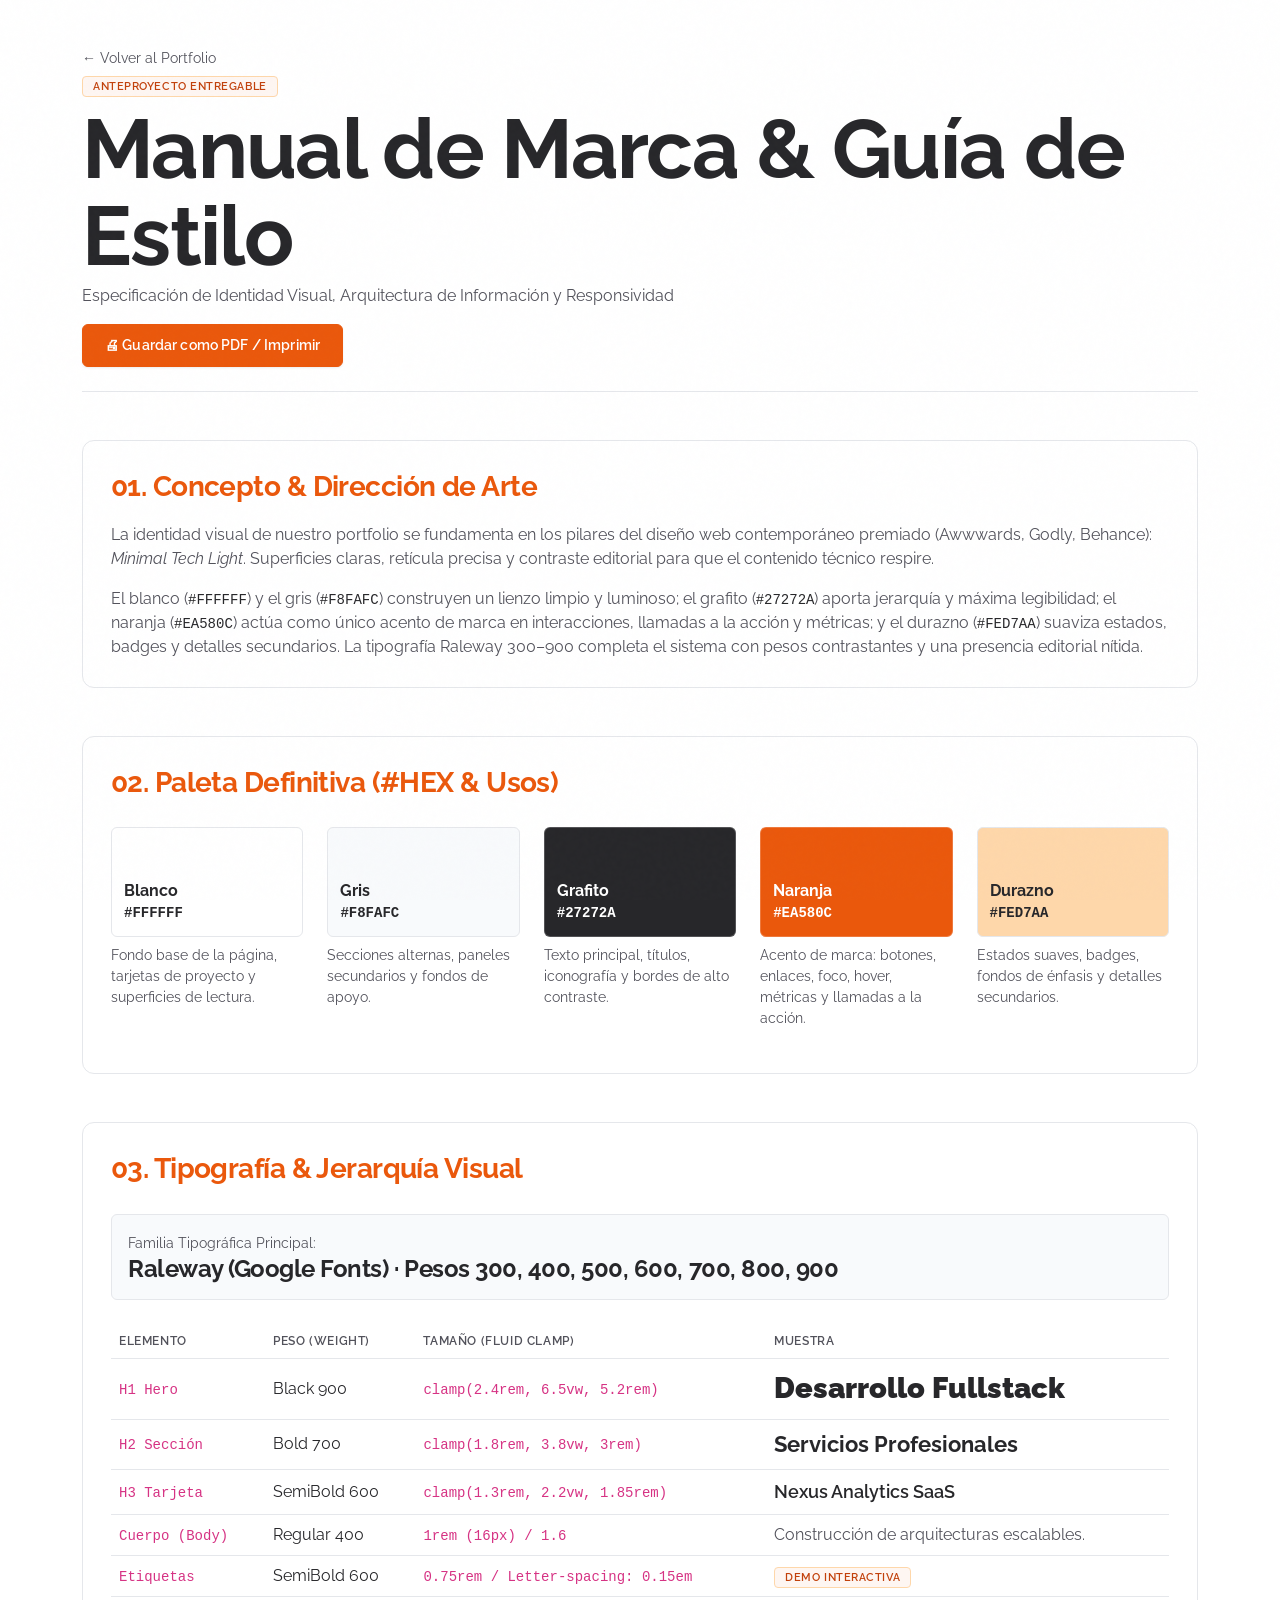
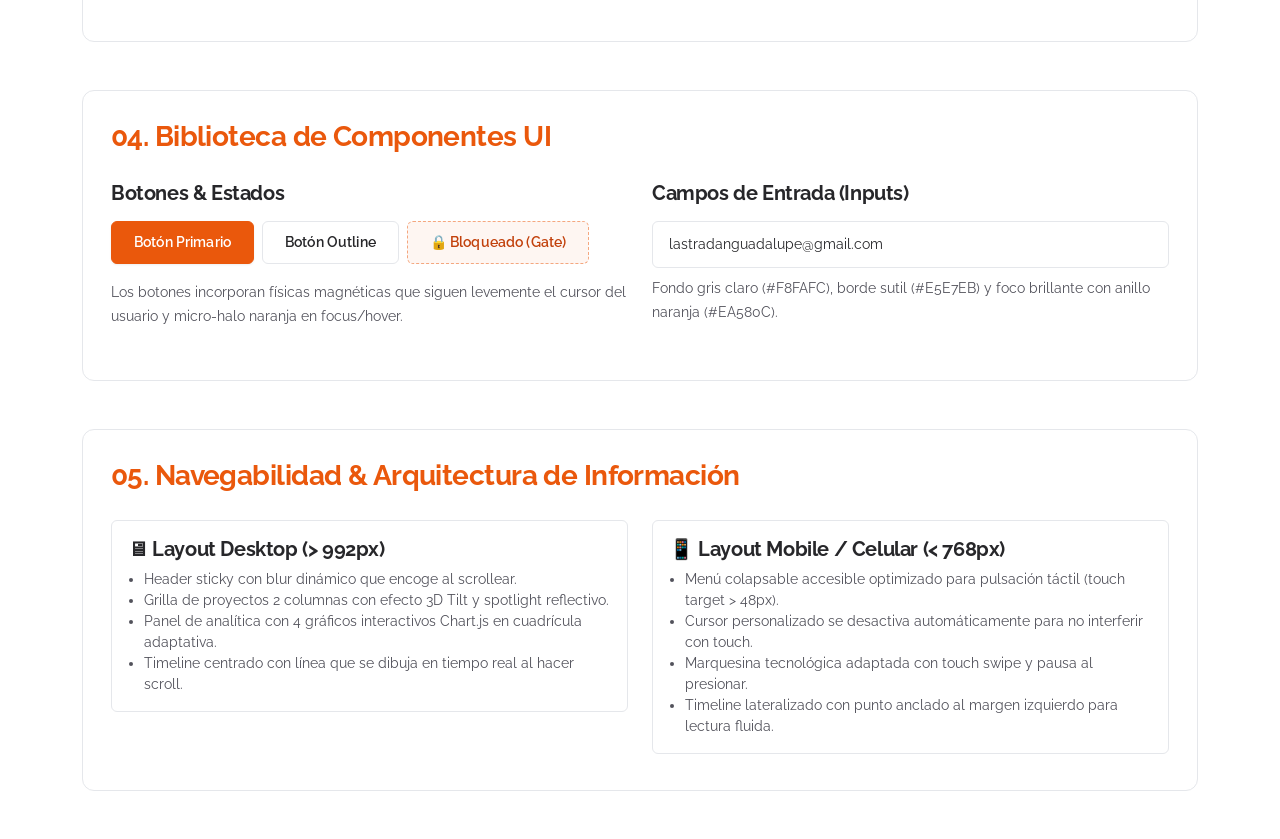
<file: public/manual.html>
<!DOCTYPE html>
<html lang="es">
<head>
  <meta charset="UTF-8">
  <meta name="viewport" content="width=device-width, initial-scale=1.0">
  <title>Manual de Marca &amp; Guía de Estilo</title>
  <link rel="icon" type="image/svg+xml" href="data:image/svg+xml,<svg xmlns='http://www.w3.org/2000/svg' viewBox='0 0 24 24' fill='%23EA580C'><circle cx='12' cy='12' r='10'/></svg>">
  <link href="https://cdn.jsdelivr.net/npm/bootstrap@5.3.3/dist/css/bootstrap.min.css" rel="stylesheet">
  <link rel="stylesheet" href="./css/main.css">
  <style>
    .color-swatch {
      height: 110px;
      border-radius: var(--border-radius-sm);
      display: flex;
      flex-direction: column;
      justify-content: flex-end;
      padding: 12px;
      font-weight: bold;
      border: 1px solid var(--color-border);
    }
    .color-swatch--light {
      color: var(--color-text) !important;
      border-color: var(--color-border);
    }
    .color-swatch--dark {
      color: #ffffff !important;
      border-color: rgba(255, 255, 255, 0.2);
    }
    .spec-card {
      background: var(--color-surface-card);
      border: 1px solid var(--color-border-subtle);
      border-radius: var(--border-radius-md);
      padding: 28px;
    }
    @media print {
      body {
        background: #ffffff !important;
        color: #000000 !important;
      }
      .custom-navbar, .btn-print-manual, .grain-overlay {
        display: none !important;
      }
      .card, .spec-card {
        background: #ffffff !important;
        color: #000000 !important;
        border: 1px solid #cccccc !important;
      }
      .text-white, .text-white-50 {
        color: #000000 !important;
      }
      .color-swatch {
        -webkit-print-color-adjust: exact;
        print-color-adjust: exact;
      }
    }
  </style>
</head>
<body class="py-5">

  <div class="grain-overlay"></div>

  <div class="container">

    <!-- Encabezado del Case Study / Manual de Marca -->
    <div class="d-flex flex-wrap justify-content-between align-items-center mb-5 pb-4 border-bottom border-secondary gap-3">
      <div>
        <a href="/index.html" class="text-white-50 small text-decoration-none d-block mb-1">← Volver al Portfolio</a>
        <span class="badge badge-accent mb-2">Anteproyecto Entregable</span>
        <h1 class="fw-bold mb-0 text-white">Manual de Marca & Guía de Estilo</h1>
        <p class="text-white-50 mt-1 mb-0">Especificación de Identidad Visual, Arquitectura de Información y Responsividad</p>
      </div>
      <div>
        <button class="btn btn-accent-custom btn-print-manual" onclick="window.print();">
          🖨 Guardar como PDF / Imprimir
        </button>
      </div>
    </div>

    <!-- 1. CONCEPTO Y VISIÓN -->
    <section class="spec-card mb-5">
      <h3 class="fw-bold text-accent-gradient mb-3">01. Concepto & Dirección de Arte</h3>
      <p class="text-white-50 leading-relaxed mb-3">
        La identidad visual de nuestro portfolio se fundamenta en los pilares del diseño web contemporáneo premiado (Awwwards, Godly, Behance): <em>Minimal Tech Light</em>. Superficies claras, retícula precisa y contraste editorial para que el contenido técnico respire.
      </p>
      <p class="text-white-50 leading-relaxed mb-0">
        El blanco (<code class="text-white">#FFFFFF</code>) y el gris (<code class="text-white">#F8FAFC</code>) construyen un lienzo limpio y luminoso; el grafito (<code class="text-white">#27272A</code>) aporta jerarquía y máxima legibilidad; el naranja (<code class="text-white">#EA580C</code>) actúa como único acento de marca en interacciones, llamadas a la acción y métricas; y el durazno (<code class="text-white">#FED7AA</code>) suaviza estados, badges y detalles secundarios. La tipografía Raleway 300–900 completa el sistema con pesos contrastantes y una presencia editorial nítida.
      </p>
    </section>

    <!-- 2. PALETA DEFINITIVA -->
    <section class="spec-card mb-5">
      <h3 class="fw-bold text-accent-gradient mb-4">02. Paleta Definitiva (#HEX & Usos)</h3>
      <div class="row row-cols-1 row-cols-sm-2 row-cols-lg-3 row-cols-xl-5 g-4">
        <div class="col">
          <div class="color-swatch color-swatch--light" style="background-color: #FFFFFF;">
            <span>Blanco</span>
            <span class="small font-monospace">#FFFFFF</span>
          </div>
          <p class="text-white-50 small mt-2">Fondo base de la página, tarjetas de proyecto y superficies de lectura.</p>
        </div>
        <div class="col">
          <div class="color-swatch color-swatch--light" style="background-color: #F8FAFC;">
            <span>Gris</span>
            <span class="small font-monospace">#F8FAFC</span>
          </div>
          <p class="text-white-50 small mt-2">Secciones alternas, paneles secundarios y fondos de apoyo.</p>
        </div>
        <div class="col">
          <div class="color-swatch color-swatch--dark" style="background-color: #27272A;">
            <span>Grafito</span>
            <span class="small font-monospace">#27272A</span>
          </div>
          <p class="text-white-50 small mt-2">Texto principal, títulos, iconografía y bordes de alto contraste.</p>
        </div>
        <div class="col">
          <div class="color-swatch color-swatch--dark" style="background-color: #EA580C;">
            <span>Naranja</span>
            <span class="small font-monospace">#EA580C</span>
          </div>
          <p class="text-white-50 small mt-2">Acento de marca: botones, enlaces, foco, hover, métricas y llamadas a la acción.</p>
        </div>
        <div class="col">
          <div class="color-swatch color-swatch--light" style="background-color: #FED7AA;">
            <span>Durazno</span>
            <span class="small font-monospace">#FED7AA</span>
          </div>
          <p class="text-white-50 small mt-2">Estados suaves, badges, fondos de énfasis y detalles secundarios.</p>
        </div>
      </div>
    </section>

    <!-- 3. SISTEMA TIPOGRÁFICO -->
    <section class="spec-card mb-5">
      <h3 class="fw-bold text-accent-gradient mb-4">03. Tipografía & Jerarquía Visual</h3>
      <div class="mb-4 p-3 rounded" style="background: var(--color-bg-secondary); border: 1px solid var(--color-border);">
        <span class="text-white-50 small">Familia Tipográfica Principal:</span>
        <h4 class="fw-bold mb-0 text-white">Raleway (Google Fonts) · Pesos 300, 400, 500, 600, 700, 800, 900</h4>
      </div>

      <div class="table-responsive">
        <table class="table table-dark table-borderless align-middle">
          <thead>
            <tr class="border-bottom border-secondary">
              <th>Elemento</th>
              <th>Peso (Weight)</th>
              <th>Tamaño (Fluid Clamp)</th>
              <th>Muestra</th>
            </tr>
          </thead>
          <tbody>
            <tr>
              <td><code>H1 Hero</code></td>
              <td>Black 900</td>
              <td><code>clamp(2.4rem, 6.5vw, 5.2rem)</code></td>
              <td><span style="font-size: 1.8rem; font-weight: 900;">Desarrollo Fullstack</span></td>
            </tr>
            <tr>
              <td><code>H2 Sección</code></td>
              <td>Bold 700</td>
              <td><code>clamp(1.8rem, 3.8vw, 3rem)</code></td>
              <td><span style="font-size: 1.4rem; font-weight: 700;">Servicios Profesionales</span></td>
            </tr>
            <tr>
              <td><code>H3 Tarjeta</code></td>
              <td>SemiBold 600</td>
              <td><code>clamp(1.3rem, 2.2vw, 1.85rem)</code></td>
              <td><span style="font-size: 1.15rem; font-weight: 600;">Nexus Analytics SaaS</span></td>
            </tr>
            <tr>
              <td><code>Cuerpo (Body)</code></td>
              <td>Regular 400</td>
              <td><code>1rem (16px) / 1.6</code></td>
              <td><span class="text-white-50">Construcción de arquitecturas escalables.</span></td>
            </tr>
            <tr>
              <td><code>Etiquetas</code></td>
              <td>SemiBold 600</td>
              <td><code>0.75rem / Letter-spacing: 0.15em</code></td>
              <td><span class="badge badge-accent">DEMO INTERACTIVA</span></td>
            </tr>
          </tbody>
        </table>
      </div>
    </section>

    <!-- 4. COMPONENTES Y ESTADOS -->
    <section class="spec-card mb-5">
      <h3 class="fw-bold text-accent-gradient mb-4">04. Biblioteca de Componentes UI</h3>
      
      <div class="row g-4 mb-4">
        <div class="col-md-6">
          <h5 class="fw-bold text-white mb-3">Botones & Estados</h5>
          <div class="d-flex flex-wrap gap-2 mb-3">
            <button class="btn btn-accent-custom">Botón Primario</button>
            <button class="btn btn-outline-custom">Botón Outline</button>
            <button class="btn btn-locked-custom">🔒 Bloqueado (Gate)</button>
          </div>
          <small class="text-white-50">Los botones incorporan físicas magnéticas que siguen levemente el cursor del usuario y micro-halo naranja en focus/hover.</small>
        </div>

        <div class="col-md-6">
          <h5 class="fw-bold text-white mb-3">Campos de Entrada (Inputs)</h5>
          <input type="text" class="form-control mb-2" value="lastradanguadalupe@gmail.com" readonly>
          <small class="text-white-50">Fondo gris claro (#F8FAFC), borde sutil (#E5E7EB) y foco brillante con anillo naranja (#EA580C).</small>
        </div>
      </div>
    </section>

    <!-- 5. WIREFRAMES & PROTOTIPADO DE NAVEGACIÓN RESPONSIVE -->
    <section class="spec-card">
      <h3 class="fw-bold text-accent-gradient mb-4">05. Navegabilidad & Arquitectura de Información</h3>

      <div class="row g-4">
        <div class="col-md-6">
          <div class="p-3 border border-secondary rounded mb-2">
            <h5 class="fw-bold text-white mb-2">🖥 Layout Desktop (> 992px)</h5>
            <ul class="text-white-50 small mb-0 ps-3">
              <li>Header sticky con blur dinámico que encoge al scrollear.</li>
              <li>Grilla de proyectos 2 columnas con efecto 3D Tilt y spotlight reflectivo.</li>
              <li>Panel de analítica con 4 gráficos interactivos Chart.js en cuadrícula adaptativa.</li>
              <li>Timeline centrado con línea que se dibuja en tiempo real al hacer scroll.</li>
            </ul>
          </div>
        </div>

        <div class="col-md-6">
          <div class="p-3 border border-secondary rounded mb-2">
            <h5 class="fw-bold text-white mb-2">📱 Layout Mobile / Celular (< 768px)</h5>
            <ul class="text-white-50 small mb-0 ps-3">
              <li>Menú colapsable accesible optimizado para pulsación táctil (touch target > 48px).</li>
              <li>Cursor personalizado se desactiva automáticamente para no interferir con touch.</li>
              <li>Marquesina tecnológica adaptada con touch swipe y pausa al presionar.</li>
              <li>Timeline lateralizado con punto anclado al margen izquierdo para lectura fluida.</li>
            </ul>
          </div>
        </div>
      </div>
    </section>

  </div>

  <script src="https://cdn.jsdelivr.net/npm/bootstrap@5.3.3/dist/js/bootstrap.bundle.min.js"></script>
</body>
</html>
</file>
<file: public/css/main.css>
/* ==============================================================================
   public/css/main.css
   Layout Global, Hero, Secciones, Timeline de Experiencia y Responsividad
   Estética Minimal Tech Light — Blanco, Grafito y Naranja
   ============================================================================== */

@import url('https://fonts.googleapis.com/css2?family=Raleway:ital,wght@0,300;0,400;0,500;0,600;0,700;0,800;0,900;1,400&display=swap');
@import url('./variables.css');
@import url('./bootstrap-custom.css');
@import url('./animations.css');
@import url('./components.css');

/* Preloader Inicial */
.site-preloader {
  position: fixed;
  top: 0;
  left: 0;
  width: 100%;
  height: 100%;
  background-color: var(--color-bg);
  z-index: 999999;
  display: flex;
  flex-direction: column;
  align-items: center;
  justify-content: center;
  user-select: none;
}

.site-preloader::before {
  content: "";
  position: absolute;
  inset: 0;
  background: radial-gradient(circle at 50% 45%, var(--color-accent-subtle) 0%, rgba(234, 88, 12, 0) 60%);
  pointer-events: none;
}

.preloader-counter {
  position: relative;
  font-size: clamp(3rem, 10vw, 7rem);
  font-weight: 800;
  letter-spacing: -0.04em;
  color: var(--color-text);
}

/* Secciones Generales */
.section-wrapper {
  padding: var(--section-padding-y) 0;
  position: relative;
}

/* Alternancia de superficies: blanco / gris muy claro */
#perfil,
#testimonios,
#experiencia,
#github {
  background-color: var(--color-bg);
}

#servicios,
#como-trabajamos,
#proyectos,
#contacto {
  background-color: var(--color-bg-secondary);
}

/* Servicios tiene un gris un punto más profundo para separar las cards blancas */
#servicios {
  background-color: var(--color-bg-muted);
}

.section-tag {
  font-size: var(--font-xs);
  text-transform: uppercase;
  letter-spacing: 0.15em;
  font-weight: 700;
  color: var(--color-accent);
  display: block;
  margin-bottom: 8px;
}

/* HERO SECTION
   El contenido va centrado verticalmente y la separación con la marquesina es
   un `gap` explícito. Antes la marquesina llevaba la clase `mt-auto` de
   Bootstrap: dentro de un flex column con min-height eso resuelve a un margen
   automático que se come todo el espacio libre (343px medidos en 1440x900) y
   dejaba el hueco enorme entre los botones y la marquesina. */
.hero-section {
  /* El glow del visual sobresale de su caja; clip evita el scroll horizontal sin crear un contenedor de scroll */
  overflow-x: clip;
  min-height: 100svh;
  display: flex;
  flex-direction: column;
  justify-content: center;
  /* Espacio vacío hasta la marquesina acotado: con el visual en el medio,
     botones→visual + visual→marquesina queda por debajo de los 80px pedidos. */
  gap: clamp(24px, 3.4vh, 44px);
  padding-top: 110px;
  padding-bottom: 32px;
  position: relative;
  background-color: var(--color-bg);
}

/* Fallback para navegadores sin unidades svh */
@supports not (min-height: 100svh) {
  .hero-section {
    min-height: 100vh;
  }
}

.hero-eyebrow {
  font-size: var(--font-xs);
  text-transform: uppercase;
  letter-spacing: 0.22em;
  font-weight: 700;
  color: var(--color-text-muted);
}

.hero-welcome-badge {
  font-size: var(--font-xs);
  text-transform: uppercase;
  letter-spacing: 0.2em;
  font-weight: 600;
  color: var(--color-text-muted);
}

/* ---------- Visual del Hero: ventana de código en grafito ---------- */
.hero-visual {
  position: relative;
  width: 100%;
  max-width: 620px;
  margin: clamp(22px, 3.4vh, 40px) auto 0;
  perspective: 1200px;
}

/* Halo naranja suave detrás de la ventana */
.hero-visual::before {
  content: "";
  position: absolute;
  /* Gradiente ancho en lugar de filter: blur(42px), que se recalculaba en cada frame */
  inset: -8% -14%;
  background: radial-gradient(ellipse at center, rgba(234, 88, 12, 0.16) 0%, rgba(234, 88, 12, 0.07) 38%, rgba(234, 88, 12, 0) 68%);
  z-index: 0;
  animation: hero-glow-pulse 6s ease-in-out infinite;
  pointer-events: none;
}

.hero-code-window {
  position: relative;
  z-index: 1;
  text-align: left;
  background: #1F1F23;
  border: 1px solid rgba(255, 255, 255, 0.08);
  border-radius: var(--border-radius-lg);
  box-shadow: 0 24px 60px rgba(39, 39, 42, 0.22);
  overflow: hidden;
  animation: hero-float 7s ease-in-out infinite;
  /* La variable la escribe el parallax del mouse desde JS */
  transform: rotateX(var(--tilt-x, 0deg)) rotateY(var(--tilt-y, 0deg));
  transition: transform 0.25s ease-out;
}

.hero-code-titlebar {
  display: flex;
  align-items: center;
  gap: 8px;
  padding: 12px 16px;
  background: rgba(255, 255, 255, 0.04);
  border-bottom: 1px solid rgba(255, 255, 255, 0.08);
}

.hero-code-dot {
  width: 10px;
  height: 10px;
  border-radius: 50%;
  background: rgba(255, 255, 255, 0.18);
}

.hero-code-dot:nth-child(3) {
  background: var(--color-accent);
}

.hero-code-filename {
  margin-left: 6px;
  font-size: 0.7rem;
  letter-spacing: 0.08em;
  text-transform: uppercase;
  color: rgba(255, 255, 255, 0.6);
}

.hero-code-body {
  margin: 0;
  padding: 20px 22px 24px;
  font-family: ui-monospace, SFMono-Regular, Menlo, Consolas, monospace;
  font-size: clamp(0.72rem, 1vw, 0.86rem);
  line-height: 1.85;
  color: rgba(255, 255, 255, 0.8);
  white-space: pre;
  overflow-x: auto;
}

.hero-code-body .c-key { color: #FDBA74; }
.hero-code-body .c-fn { color: #FFFFFF; font-weight: 600; }
.hero-code-body .c-str { color: #FED7AA; }
.hero-code-body .c-com { color: rgba(255, 255, 255, 0.5); font-style: italic; }

.hero-code-caret {
  display: inline-block;
  width: 7px;
  height: 1.05em;
  vertical-align: text-bottom;
  background: var(--color-accent);
  animation: code-caret 1.1s step-end infinite;
}

/* Chips de stack flotando sobre la ventana */
.hero-visual-chip {
  position: absolute;
  z-index: 2;
  display: inline-flex;
  align-items: center;
  gap: 6px;
  padding: 7px 14px;
  font-size: 0.72rem;
  font-weight: 700;
  letter-spacing: 0.04em;
  color: var(--color-accent-dark);
  background: rgba(255, 255, 255, 0.94);
  border: 1px solid var(--color-accent-soft);
  border-radius: 999px;
  box-shadow: 0 10px 24px rgba(39, 39, 42, 0.12);
  animation: hero-float 5.5s ease-in-out infinite;
}

.hero-visual-chip--db {
  top: -14px;
  right: -10px;
  animation-delay: -1.8s;
}

.hero-visual-chip--rls {
  bottom: -16px;
  left: -8px;
  animation-delay: -3.4s;
}

/* Pantallas de escritorio bajas (notebooks de 1280x800, por ejemplo): sin esto
   el hero mide 839px contra 800 de viewport y la marquesina queda 7px abajo
   del borde, obligando a scrollear para verla completa. */
@media (min-width: 768px) and (max-height: 880px) {
  .hero-section {
    padding-top: 92px;
    gap: clamp(16px, 2.2vh, 30px);
  }
  .hero-visual {
    max-width: 540px;
    margin-top: clamp(14px, 2vh, 26px);
  }
  .hero-code-body {
    padding: 16px 18px 18px;
    line-height: 1.62;
  }
}

@media (max-width: 767.98px) {
  /* Versión reducida en móvil: la ventana se achica y los chips se esconden
     para no generar scroll de más en el hero. */
  .hero-visual {
    max-width: 100%;
    margin-top: 24px;
  }
  .hero-code-body {
    padding: 14px 16px 18px;
    line-height: 1.7;
  }
  .hero-code-body .linea-extra {
    display: none;
  }
  .hero-visual-chip {
    display: none;
  }
}

@media (prefers-reduced-motion: reduce) {
  .hero-code-window,
  .hero-visual::before,
  .hero-visual-chip {
    animation: none;
  }
}

.hero-name {
  font-size: var(--font-h1);
  font-weight: 900;
  line-height: 1.02;
  letter-spacing: -0.03em;
  margin-top: 8px;
  margin-bottom: 16px;
}

.hero-subtitle {
  font-size: clamp(0.85rem, 1.4vw, 1.1rem);
  font-weight: 500;
  text-transform: uppercase;
  letter-spacing: 0.12em;
  color: var(--color-text-secondary);
  max-width: 650px;
}

.hero-cta-group {
  margin-top: 28px;
  margin-bottom: 0;
}

.hero-tech-marquee {
  padding: 6px 0;
}

/* Timeline de Experiencia */
.experience-timeline-container {
  position: relative;
  padding: 40px 0;
}

.experience-timeline-line {
  position: absolute;
  top: 0;
  bottom: 0;
  left: 20px;
  width: 2px;
  background: var(--color-border);
}

@media (min-width: 768px) {
  .experience-timeline-line {
    left: 50%;
    transform: translateX(-50%);
  }
}

.timeline-item {
  position: relative;
  margin-bottom: 48px;
}

.timeline-item:last-child {
  margin-bottom: 0;
}

.timeline-dot {
  position: absolute;
  left: 11px;
  top: 6px;
  width: 20px;
  height: 20px;
  border-radius: 50%;
  background: var(--color-white);
  border: 2px solid var(--color-accent);
  box-shadow: 0 0 0 4px rgba(234, 88, 12, 0.12);
  z-index: 3;
}

@media (min-width: 768px) {
  .timeline-dot {
    left: 50%;
    transform: translateX(-50%);
  }
}

.timeline-content-card {
  background: var(--color-surface-card);
  border: 1px solid var(--color-border);
  border-radius: var(--border-radius-md);
  padding: 24px;
  margin-left: 50px;
  box-shadow: var(--shadow-soft);
  transition: border-color var(--transition-fast), box-shadow var(--transition-normal);
}

.timeline-content-card:hover {
  border-color: var(--color-accent-soft);
  box-shadow: var(--shadow-card);
}

@media (min-width: 768px) {
  .timeline-item:nth-child(odd) .timeline-content-card {
    margin-left: 0;
    margin-right: calc(50% + 30px);
    text-align: right;
  }
  .timeline-item:nth-child(even) .timeline-content-card {
    margin-left: calc(50% + 30px);
  }
}

/* ============================== FOOTER ============================== */
.custom-footer {
  border-top: 1px solid rgba(255, 255, 255, 0.08);
  padding: 72px 0 24px;
  background: var(--color-text);
  color: rgba(255, 255, 255, 0.68);
  position: relative;
}

/* El footer es la única superficie oscura del sitio: allí las utilidades
   oscuras originales sí deben verse claras. */
.custom-footer .text-white {
  color: var(--color-white) !important;
}

.custom-footer .text-white-50 {
  color: rgba(255, 255, 255, 0.66) !important;
}

.custom-footer .text-accent {
  color: var(--color-accent-soft) !important;
}

.footer-grid {
  display: grid;
  grid-template-columns: 1.6fr 1fr 1fr 1fr;
  gap: 48px 32px;
  align-items: start;
}

@media (max-width: 991.98px) {
  .footer-grid {
    grid-template-columns: 1fr 1fr;
    gap: 40px 24px;
  }
  .footer-col--marca {
    grid-column: 1 / -1;
  }
}

@media (max-width: 575.98px) {
  .footer-grid {
    grid-template-columns: 1fr;
    gap: 32px;
  }
}

.footer-isotipo {
  display: inline-flex;
  align-items: center;
  gap: 10px;
  font-size: 1.5rem;
  color: var(--color-accent);
  text-decoration: none;
  line-height: 1;
}

.footer-isotipo [data-brand-name] {
  font-size: 1rem;
  font-weight: 700;
  color: var(--color-white);
}

.footer-tagline {
  margin: 14px 0 20px;
  max-width: 280px;
  font-size: var(--font-sm);
  color: rgba(255, 255, 255, 0.66);
}

.footer-socials {
  display: flex;
  gap: 10px;
}

.footer-social-link {
  width: 38px;
  height: 38px;
  display: inline-flex;
  align-items: center;
  justify-content: center;
  border-radius: 50%;
  border: 1px solid rgba(255, 255, 255, 0.14);
  background: rgba(255, 255, 255, 0.05);
  color: var(--color-accent);
  transition: all var(--transition-fast);
}

.footer-social-link:hover,
.footer-social-link:focus-visible {
  color: var(--color-white);
  border-color: var(--color-accent);
  background: rgba(234, 88, 12, 0.22);
  transform: translateY(-2px);
}

.footer-social-link svg {
  width: 17px;
  height: 17px;
  fill: currentColor;
}

.footer-heading {
  font-size: var(--font-xs);
  text-transform: uppercase;
  letter-spacing: 0.14em;
  font-weight: 700;
  color: var(--color-white);
  margin-bottom: 16px;
}

.footer-links {
  list-style: none;
  padding: 0;
  margin: 0;
  display: flex;
  flex-direction: column;
  gap: 10px;
}

.footer-links a {
  font-size: var(--font-sm);
  color: rgba(255, 255, 255, 0.66);
  text-decoration: none;
  transition: color var(--transition-fast), padding-left var(--transition-fast);
}

.footer-links a:hover,
.footer-links a:focus-visible {
  color: var(--color-accent-soft);
  padding-left: 4px;
}

/* Widget de clima/ubicación reubicado desde el hero.
   Se conserva porque las APIs de IP Geolocation y Open-Meteo son parte de las
   Web APIs que evalúa la cátedra; acá queda discreto y sigue demostrable. */
.footer-live-widget {
  margin-top: 22px;
  min-height: 32px;
}

.custom-footer .visitor-live-badge {
  background: rgba(255, 255, 255, 0.06);
  border: 1px solid rgba(255, 255, 255, 0.14);
  color: rgba(255, 255, 255, 0.72);
}

.custom-footer .visitor-live-badge .text-white-50 {
  color: rgba(255, 255, 255, 0.6) !important;
}

.footer-bottom {
  margin-top: 56px;
  padding-top: 24px;
  border-top: 1px solid rgba(255, 255, 255, 0.1);
  display: flex;
  align-items: center;
  justify-content: space-between;
  gap: 16px;
  flex-wrap: wrap;
}

.footer-legal-line {
  font-size: var(--font-xs);
  color: rgba(255, 255, 255, 0.5);
  margin: 0;
}

.btn-back-to-top {
  display: inline-flex;
  align-items: center;
  gap: 8px;
  padding: 9px 18px;
  font-size: var(--font-xs);
  font-weight: 600;
  text-transform: uppercase;
  letter-spacing: 0.08em;
  color: rgba(255, 255, 255, 0.72);
  background: transparent;
  border: 1px solid rgba(255, 255, 255, 0.2);
  border-radius: 999px;
  cursor: pointer;
  transition: all var(--transition-normal);
}

.btn-back-to-top:hover,
.btn-back-to-top:focus-visible {
  color: var(--color-white);
  border-color: var(--color-accent);
  background: rgba(234, 88, 12, 0.2);
}

.btn-back-to-top .flecha {
  transition: transform var(--transition-normal);
}

.btn-back-to-top:hover .flecha {
  transform: translateY(-3px);
}

/* ====================== BANNER DE COOKIES / ANALÍTICA ====================== */
.cookie-banner {
  position: fixed;
  bottom: 18px;
  left: 50%;
  transform: translate(-50%, 140%);
  z-index: 10400;
  width: min(680px, calc(100vw - 32px));
  display: flex;
  align-items: center;
  gap: 18px;
  flex-wrap: wrap;
  padding: 16px 20px;
  background: rgba(255, 255, 255, 0.97);
  border: 1px solid var(--color-border);
  border-radius: var(--border-radius-md);
  box-shadow: 0 20px 50px rgba(39, 39, 42, 0.16);
  transition: transform 0.45s cubic-bezier(0.16, 1, 0.3, 1);
}

.cookie-banner.visible {
  transform: translate(-50%, 0);
}

.cookie-banner__texto {
  flex: 1 1 320px;
  margin: 0;
  font-size: var(--font-xs);
  line-height: 1.6;
  color: var(--color-text-secondary);
}

.cookie-banner__texto a {
  color: var(--color-accent);
  text-decoration: underline;
  text-underline-offset: 2px;
}

.cookie-banner__acciones {
  display: flex;
  gap: 8px;
  flex-shrink: 0;
}

@media (max-width: 575.98px) {
  .cookie-banner {
    bottom: 10px;
    padding: 14px 16px;
  }
  .cookie-banner__acciones {
    width: 100%;
  }
  .cookie-banner__acciones .btn {
    flex: 1;
  }
}

/* ========================= PÁGINAS LEGALES ========================= */
.legal-page {
  padding: 150px 0 90px;
  background: var(--color-bg);
}

.legal-content {
  max-width: 760px;
  margin: 0 auto;
}

.legal-content h2 {
  font-size: var(--font-h3);
  margin: 44px 0 14px;
}

.legal-content h2:first-of-type {
  margin-top: 32px;
}

.legal-content p,
.legal-content li {
  color: var(--color-text-secondary);
  line-height: 1.8;
  font-size: var(--font-body);
}

.legal-content ul {
  padding-left: 20px;
  margin-bottom: 18px;
}

.legal-content li {
  margin-bottom: 8px;
}

.legal-content strong {
  color: var(--color-text);
  font-weight: 600;
}

.legal-content a {
  color: var(--color-accent);
  text-decoration: underline;
  text-underline-offset: 2px;
}

.legal-aviso {
  margin-top: 28px;
  padding: 18px 22px;
  background: var(--color-accent-surface);
  border: 1px solid var(--color-accent-soft);
  border-radius: var(--border-radius-md);
}

.legal-aviso p {
  margin: 0;
  font-size: var(--font-sm);
}

.legal-fecha {
  font-size: var(--font-xs);
  color: var(--color-text-dim);
  text-transform: uppercase;
  letter-spacing: 0.1em;
}

/* Adaptabilidad Responsive */
@media (max-width: 576px) {
  .hero-name {
    font-size: 2.6rem;
  }
  .hero-cta-group {
    flex-direction: column;
    width: 100%;
  }
  .hero-cta-group .btn {
    width: 100%;
  }
}
</file>
